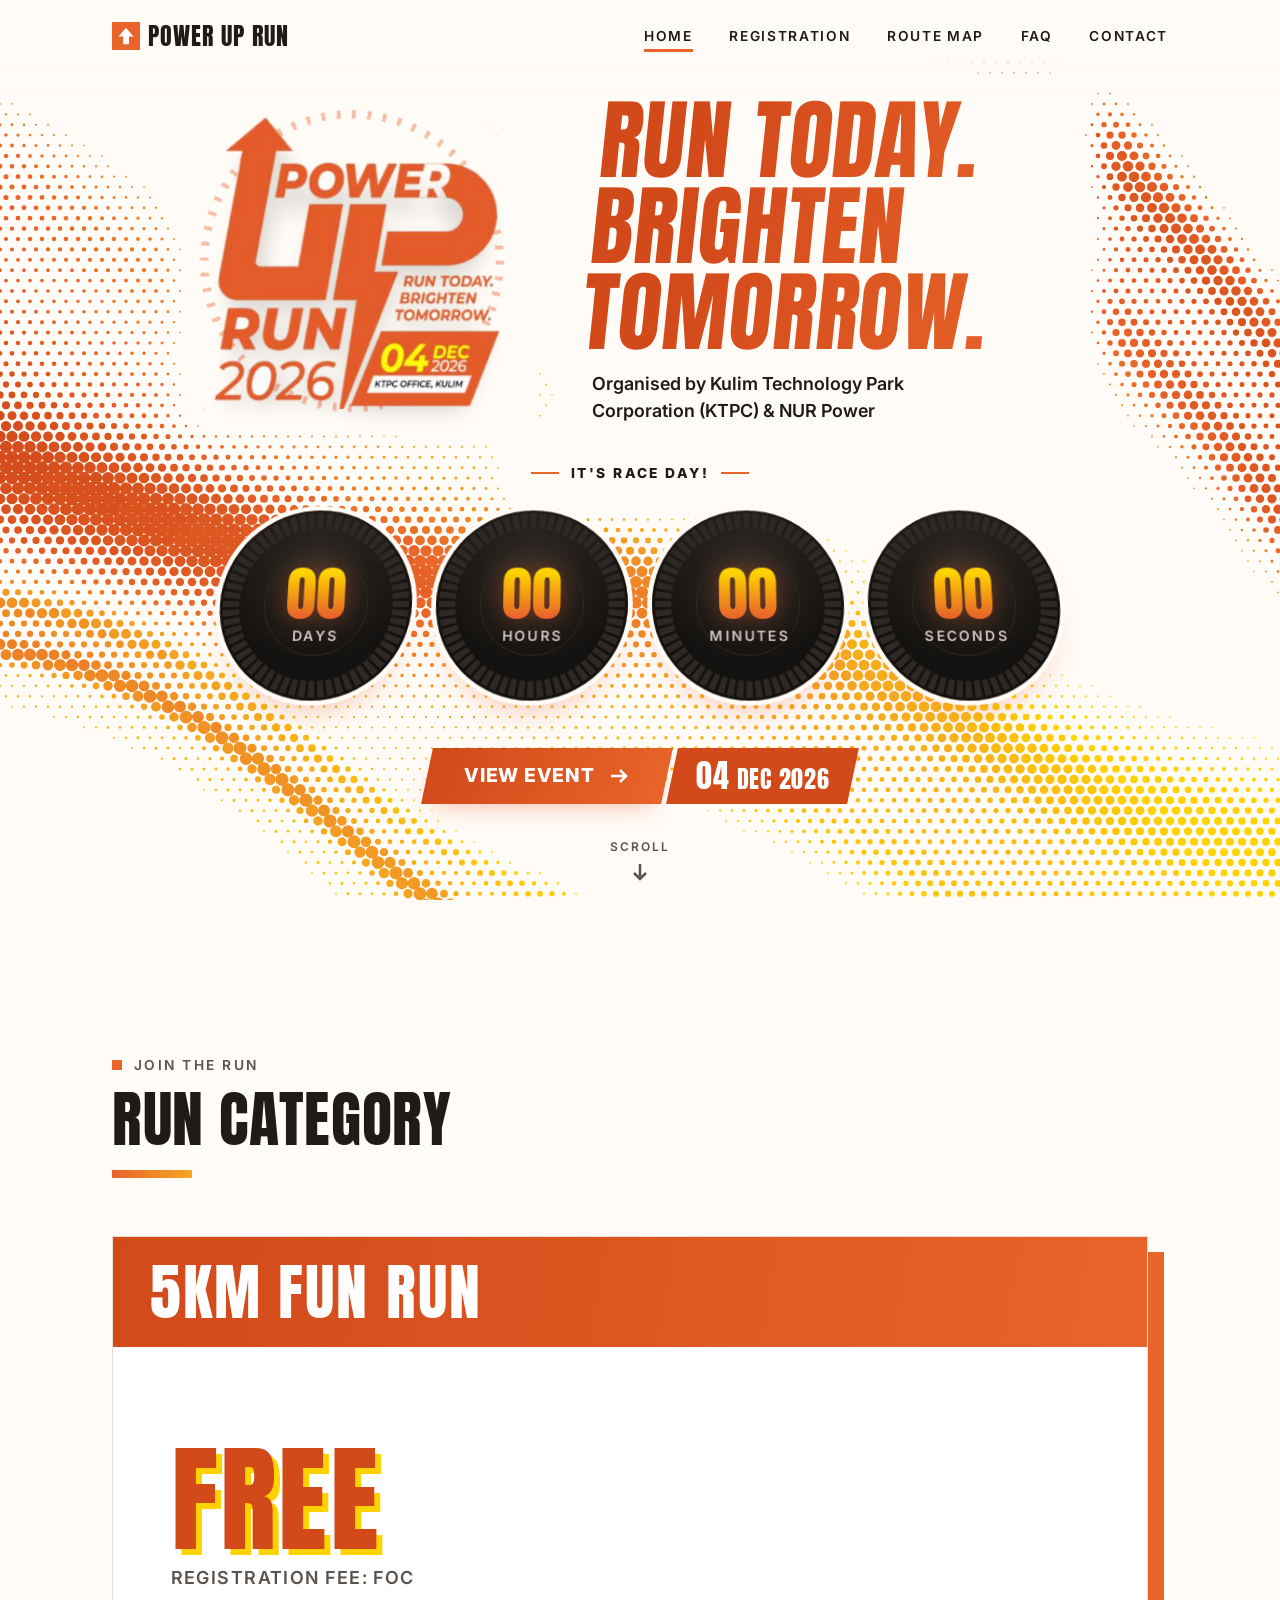
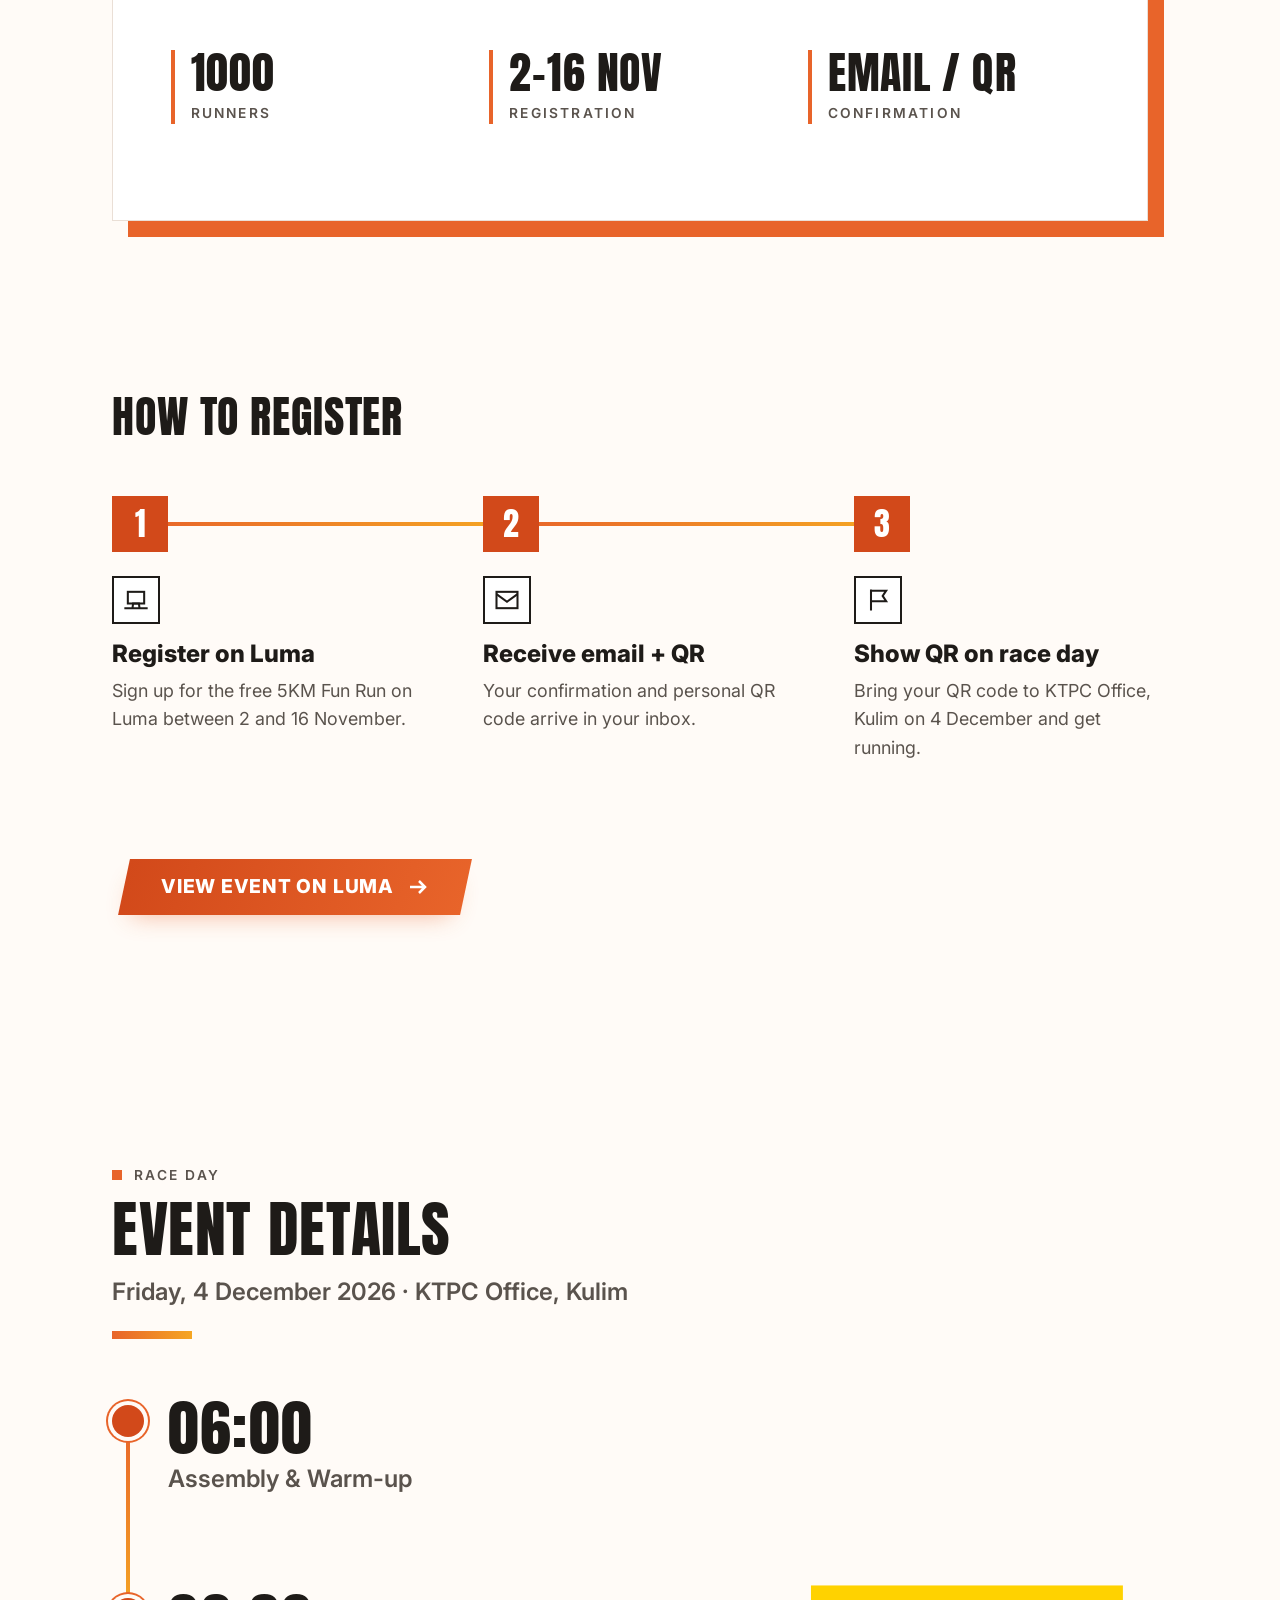
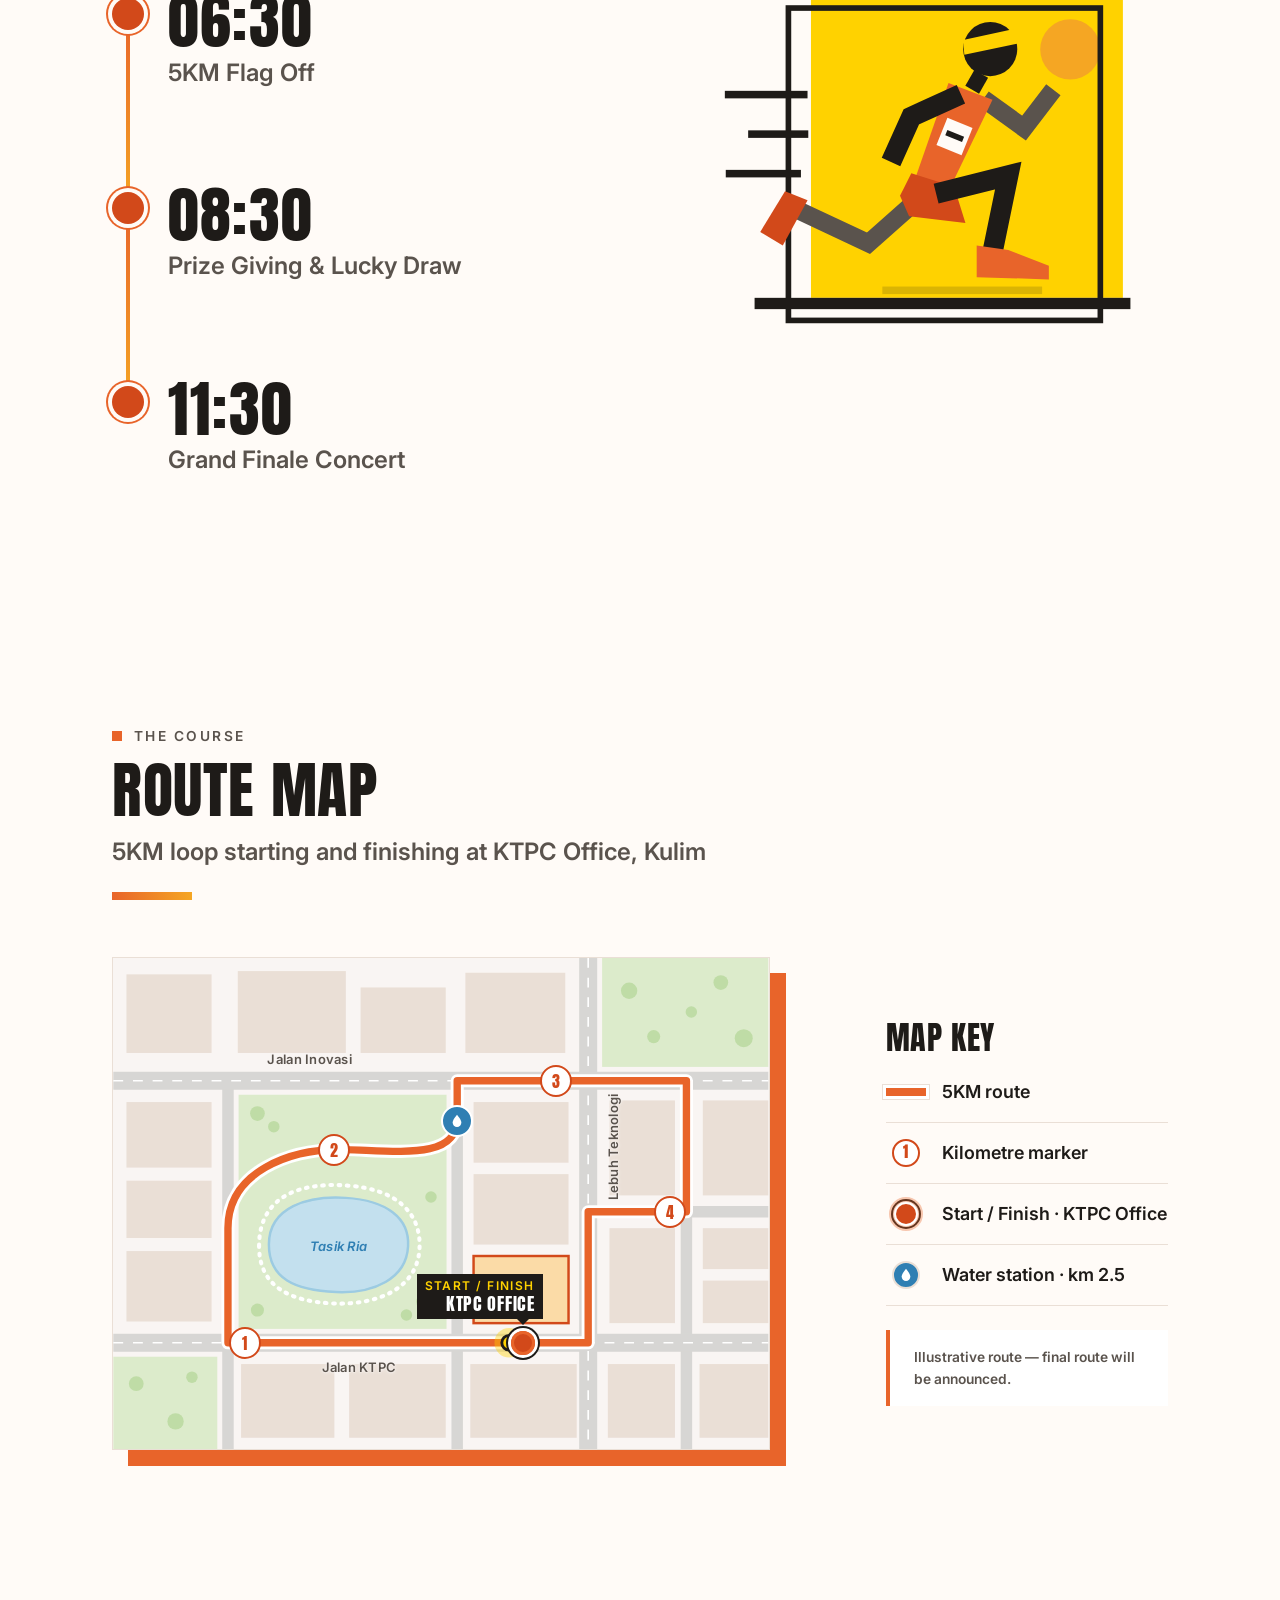
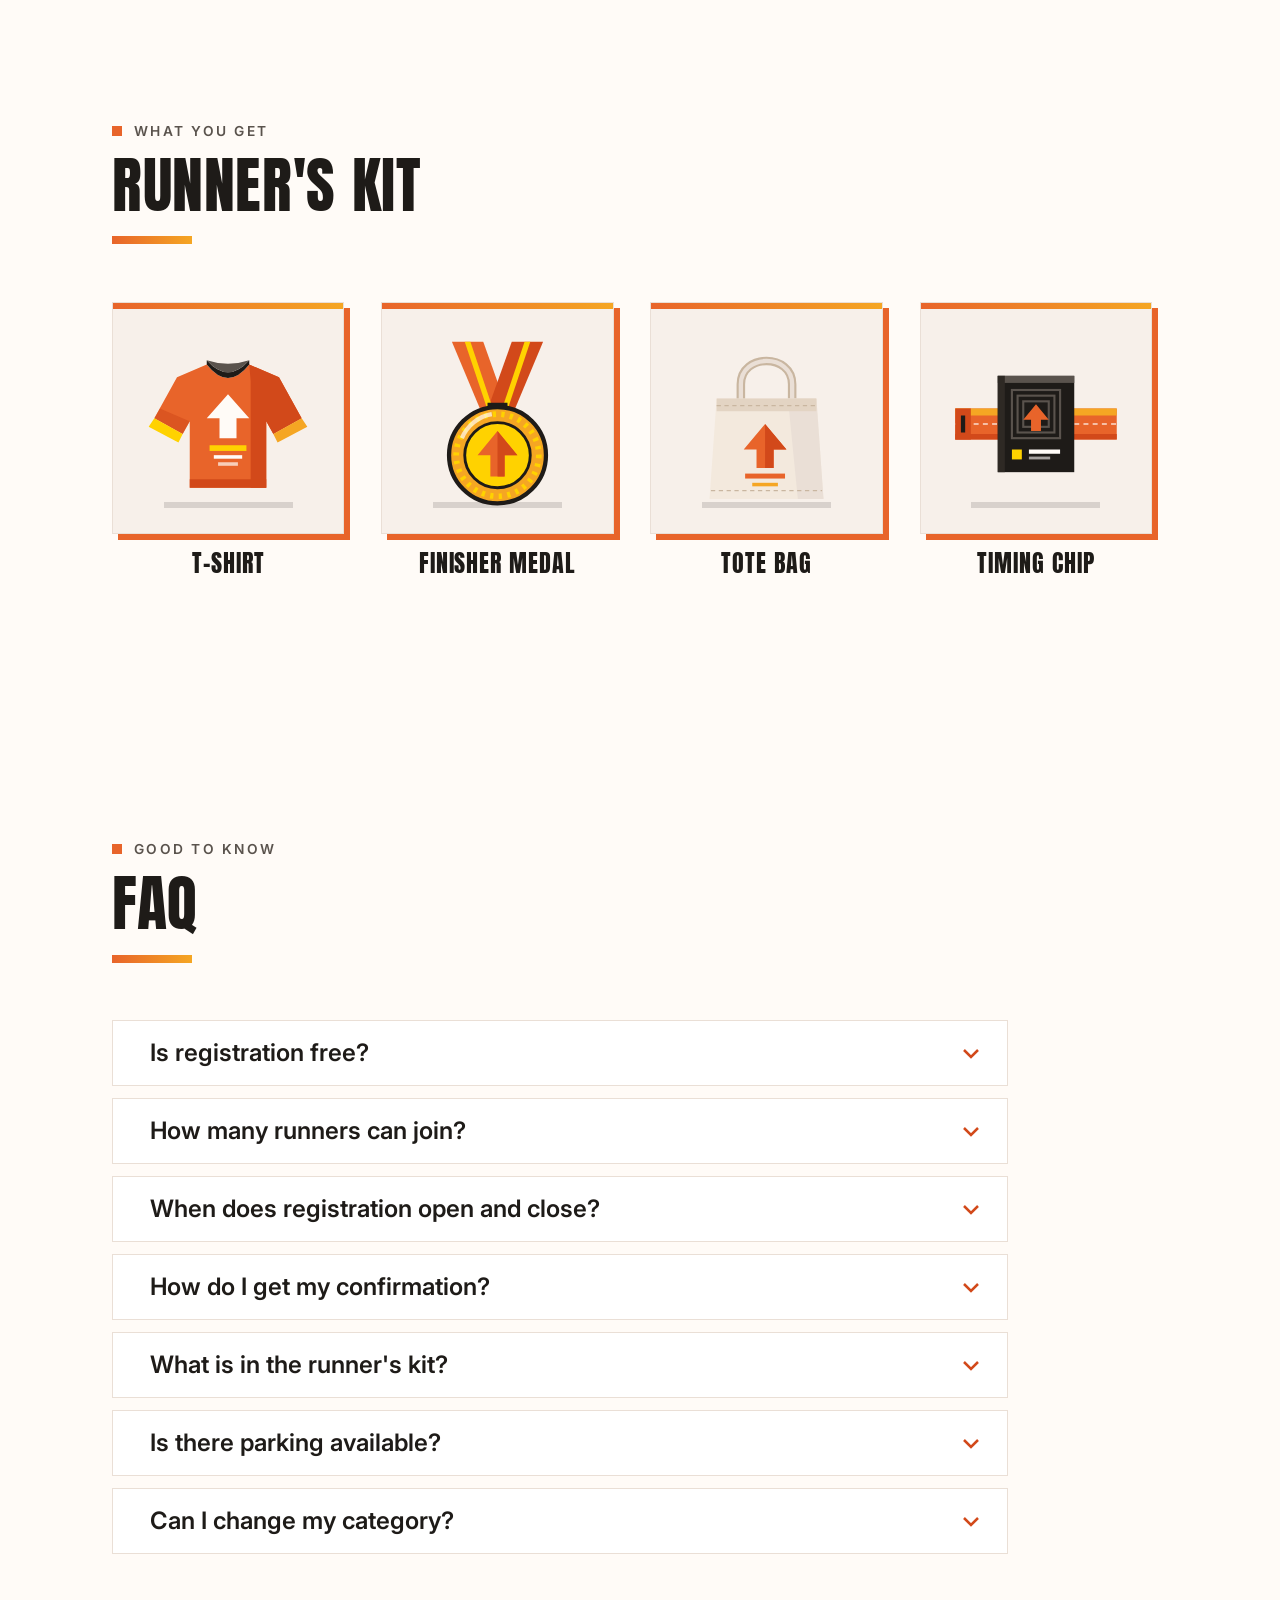
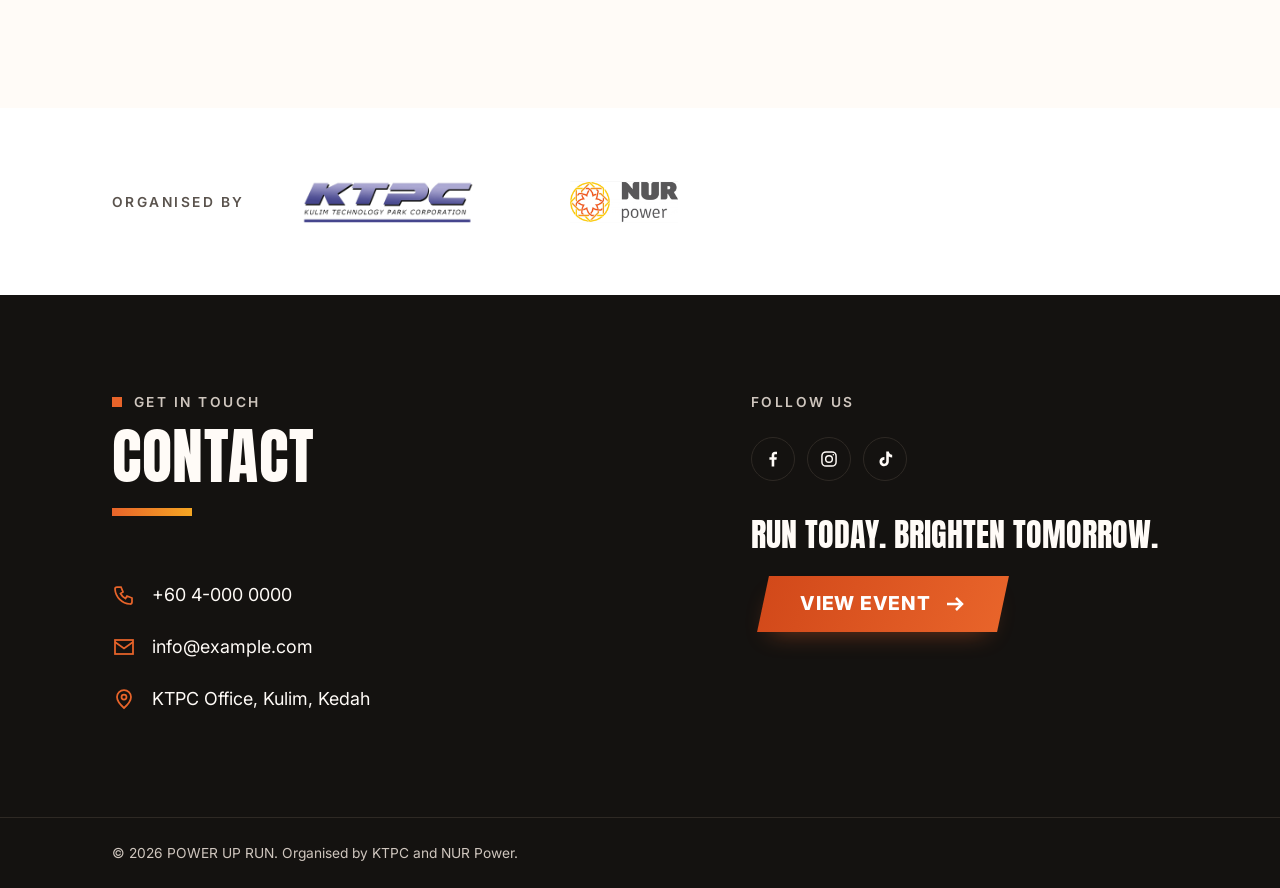
<file: index.html>
<!doctype html>
<html lang="en">
<head>
  <meta charset="utf-8">
  <meta name="viewport" content="width=device-width, initial-scale=1">
  <title>POWER UP RUN 2026 | 5KM Fun Run, Kulim</title>
  <meta name="description" content="POWER UP RUN 2026: a free 5KM Fun Run at KTPC Office, Kulim on 4 December 2026. Run Today. Brighten Tomorrow. Register on Luma.">
  <meta name="theme-color" content="#E8642A">
  <meta property="og:title" content="POWER UP RUN 2026">
  <meta property="og:description" content="Run Today. Brighten Tomorrow. Free 5KM Fun Run at KTPC Office, Kulim, 4 December 2026.">
  <meta property="og:type" content="website">
  <link rel="canonical" href="https://power-up-run-26.rdzny.xyz/">
  <meta property="og:url" content="https://power-up-run-26.rdzny.xyz/">
  <meta property="og:image" content="https://power-up-run-26.rdzny.xyz/assets/images/og_image.png">
  <meta property="og:image:width" content="1200">
  <meta property="og:image:height" content="630">
  <meta property="og:image:alt" content="POWER UP RUN 2026: Run today. Brighten tomorrow. 04 Dec 2026, KTPC Office, Kulim.">
  <meta name="twitter:card" content="summary_large_image">
  <meta name="twitter:title" content="POWER UP RUN 2026">
  <meta name="twitter:description" content="Run Today. Brighten Tomorrow. Free 5KM Fun Run at KTPC Office, Kulim, 4 December 2026.">
  <meta name="twitter:image" content="https://power-up-run-26.rdzny.xyz/assets/images/og_image.png">
  <link rel="icon" href="assets/images/favicon.svg" type="image/svg+xml">

  <link rel="preconnect" href="https://fonts.googleapis.com">
  <link rel="preconnect" href="https://fonts.gstatic.com" crossorigin>
  <link rel="stylesheet" href="https://fonts.googleapis.com/css2?family=Anton&family=Inter:wght@400;600;800&display=swap">
  <link rel="stylesheet" href="assets/stylesheets/application.css">

  <script>
    // Hide-until-revealed styles only apply under .js. If the module never boots (blocked,
    // failed to load) drop the class after 4s so content is never left hidden.
    document.documentElement.classList.add("js");
    setTimeout(function () {
      if (!document.documentElement.dataset.booted) document.documentElement.classList.remove("js");
    }, 4000);
  </script>
  <script type="module" src="assets/javascripts/application.js"></script>
  <!-- Fetch the boot module's imports and the hero controllers in parallel rather than as a chain. -->
  <link rel="modulepreload" href="assets/javascripts/config/event.js">
  <link rel="modulepreload" href="assets/javascripts/lib/event_phase.js">
  <link rel="modulepreload" href="assets/javascripts/lib/registration_links.js">
  <link rel="modulepreload" href="assets/javascripts/lib/countdown_dial.js">
  <link rel="modulepreload" href="assets/javascripts/controllers/nav_controller.js">
  <link rel="modulepreload" href="assets/javascripts/controllers/countdown_controller.js">
  <link rel="modulepreload" href="assets/javascripts/controllers/halftone_waves_controller.js">
  <link rel="modulepreload" href="assets/javascripts/controllers/tilt_controller.js">
</head>
<body>
  <a class="skip-link" href="#main">Skip to content</a>

  <header class="nav" data-controller="nav">
    <div class="nav__bar container">
      <a class="nav__brand" href="#home">
        <svg class="nav__brand-mark" viewBox="0 0 24 24" fill="currentColor" aria-hidden="true"><path d="M12 2 3 12.5h5.5V22h7v-9.5H21z"/></svg>
        <span>Power Up Run</span>
      </a>
      <button class="nav__toggle" type="button" data-nav-toggle aria-expanded="false" aria-controls="site-menu" aria-label="Open menu">
        <span class="nav__toggle-bar"></span>
        <span class="nav__toggle-bar"></span>
      </button>
      <nav class="nav__menu" id="site-menu" aria-label="Primary">
        <ul class="nav__list">
          <li class="nav__item"><a class="nav__link" href="#home">Home</a></li>
          <li class="nav__item"><a class="nav__link" href="#registration">Registration</a></li>
          <li class="nav__item"><a class="nav__link" href="#route-map">Route Map</a></li>
          <li class="nav__item"><a class="nav__link" href="#faq">FAQ</a></li>
          <li class="nav__item"><a class="nav__link" href="#contact">Contact</a></li>
        </ul>
      </nav>
    </div>
  </header>

  <main id="main">
    <!-- BEGIN section: hero -->
    <section class="hero" id="home" aria-labelledby="home-title" data-tilt-area>
      <div class="hero__waves" aria-hidden="true">
        <canvas class="hero__canvas" data-controller="halftone-waves"></canvas>
      </div>

      <div class="hero__inner container">
        <div class="hero__brand">
          <div class="hero__logo-reveal hero__load-in">
            <div class="hero__logo-stage" data-halftone-clear>
              <div class="hero__logo" data-controller="tilt">
                <span class="hero__logo-halo" data-tilt-depth="-70" aria-hidden="true"></span>
                <span class="hero__logo-shadow" data-tilt-depth="-30" aria-hidden="true"></span>
                <h1 class="hero__title" id="home-title" data-tilt-depth="30">
                  <img class="hero__logo-image" src="assets/images/logos/power_up_run_logo.png" alt="Power Up Run 2026 — 04 Dec 2026, KTPC Office, Kulim" width="276" height="274" fetchpriority="high">
                  <span class="visually-hidden">: a free 5KM Fun Run</span>
                </h1>
                <span class="hero__logo-glare" data-tilt-depth="31" aria-hidden="true"></span>
              </div>
            </div>
          </div>

          <div class="hero__copy hero__load-in" style="--load-delay: 120ms" data-halftone-clear>
            <p class="hero__tagline"><span>Run today.</span> <span>Brighten tomorrow.</span></p>
            <p class="hero__organisers">Organised by Kulim Technology Park Corporation (KTPC) &amp; NUR Power</p>
          </div>
        </div>

        <div class="hero__countdown hero__load-in" style="--load-delay: 240ms">
          <div class="countdown" data-controller="countdown">
            <p class="countdown__heading" data-countdown-heading data-halftone-clear>Registration opens in</p>
            <ol class="countdown__dials" aria-hidden="true">
          <li class="dial" data-countdown-unit="days">
            <svg class="dial__ring" viewBox="0 0 200 200" data-countdown-ring></svg>
            <span class="dial__value" data-countdown-value>--</span>
            <span class="dial__label">Days</span>
          </li>
          <li class="dial" data-countdown-unit="hours">
            <svg class="dial__ring" viewBox="0 0 200 200" data-countdown-ring></svg>
            <span class="dial__value" data-countdown-value>--</span>
            <span class="dial__label">Hours</span>
          </li>
          <li class="dial" data-countdown-unit="minutes">
            <svg class="dial__ring" viewBox="0 0 200 200" data-countdown-ring></svg>
            <span class="dial__value" data-countdown-value>--</span>
            <span class="dial__label">Minutes</span>
          </li>
          <li class="dial" data-countdown-unit="seconds">
            <svg class="dial__ring" viewBox="0 0 200 200" data-countdown-ring></svg>
            <span class="dial__value" data-countdown-value>--</span>
            <span class="dial__label">Seconds</span>
          </li>
            </ol>
            <!-- Without JS this line is shown instead of the dials; with JS it is the spoken summary. -->
            <p class="countdown__summary" data-countdown-summary>Registration runs 2&ndash;16 November 2026. Race day is 4 December 2026.</p>

            <div class="hero__cta">
              <a class="button button--primary hero__button" href="https://luma.com/" target="_blank" rel="noopener" data-registration-link>
                <span class="button__content">
                  <span class="button__label" data-registration-label="short">Register now</span>
                  <svg class="button__icon" viewBox="0 0 24 24" fill="none" stroke="currentColor" stroke-width="2.5" stroke-linejoin="miter" aria-hidden="true"><path d="M4 12h15M13 6l6 6-6 6"/></svg>
                  <span class="visually-hidden">(opens in a new tab)</span>
                </span>
              </a>
              <p class="hero__date">
                <time class="hero__date-content" datetime="2026-12-04"><span class="hero__date-day">04</span> <span class="hero__date-month">Dec 2026</span></time>
              </p>
            </div>
          </div>
        </div>
      </div>

      <a class="hero__scroll" href="#registration" data-halftone-clear>
        <span>Scroll<span class="visually-hidden"> to registration</span></span>
        <svg class="hero__scroll-icon" viewBox="0 0 24 24" fill="none" stroke="currentColor" stroke-width="2.5" stroke-linejoin="miter" aria-hidden="true"><path d="M12 4v15M6 13l6 6 6-6"/></svg>
      </a>
    </section>
    <!-- END section: hero -->

    <!-- BEGIN section: registration -->
    <section class="section" id="registration" aria-labelledby="registration-title">
      <div class="container">
        <div class="section-heading" data-controller="reveal">
          <p class="section-heading__eyebrow">Join the run</p>
          <h2 class="section-heading__title" id="registration-title">Run Category</h2>
        </div>

        <div class="category-card-wrap" data-controller="reveal">
          <article class="category-card" aria-labelledby="category-title">
            <header class="category-card__band">
              <h3 class="category-card__title" id="category-title">5KM Fun Run</h3>
            </header>
            <div class="category-card__body">
              <div class="category-card__fee">
                <p class="category-card__free">Free</p>
                <p class="category-card__fee-note">Registration fee: FOC</p>
              </div>
              <dl class="category-stats">
                <div class="category-stat">
                  <dt class="category-stat__label">Runners</dt>
                  <dd class="category-stat__value"><span data-controller="count-up" data-count-up-to="1000">1000</span></dd>
                </div>
                <div class="category-stat">
                  <dt class="category-stat__label">Registration</dt>
                  <dd class="category-stat__value">2&ndash;16 Nov</dd>
                </div>
                <div class="category-stat">
                  <dt class="category-stat__label">Confirmation</dt>
                  <dd class="category-stat__value">Email / QR</dd>
                </div>
              </dl>
            </div>
          </article>
        </div>

        <div class="how-to">
          <h3 class="how-to__title" data-controller="reveal">How to register</h3>
          <ol class="steps" data-controller="reveal" data-reveal-delay="100">
            <li class="step" style="--i: 0">
              <span class="step__number" aria-hidden="true">1</span>
              <div class="step__body">
                <span class="step__icon" aria-hidden="true">
                  <svg viewBox="0 0 24 24" fill="none" stroke="currentColor" stroke-width="1.75" stroke-linejoin="miter"><rect x="5" y="5" width="14" height="10"/><path d="M2 19h20M9 19l.5-4h5l.5 4"/></svg>
                </span>
                <h4 class="step__title">Register on Luma</h4>
                <p class="step__text">Sign up for the free 5KM Fun Run on Luma between 2 and 16 November.</p>
              </div>
            </li>
            <li class="step" style="--i: 1">
              <span class="step__number" aria-hidden="true">2</span>
              <div class="step__body">
                <span class="step__icon" aria-hidden="true">
                  <svg viewBox="0 0 24 24" fill="none" stroke="currentColor" stroke-width="1.75" stroke-linejoin="miter"><rect x="3" y="5" width="18" height="14"/><path d="m3 7 9 6.5L21 7"/></svg>
                </span>
                <h4 class="step__title">Receive email + QR</h4>
                <p class="step__text">Your confirmation and personal QR code arrive in your inbox.</p>
              </div>
            </li>
            <li class="step" style="--i: 2">
              <span class="step__number" aria-hidden="true">3</span>
              <div class="step__body">
                <span class="step__icon" aria-hidden="true">
                  <svg viewBox="0 0 24 24" fill="none" stroke="currentColor" stroke-width="1.75" stroke-linejoin="miter"><path d="M6 21V3M6 4h13l-3 4.5 3 4.5H6"/></svg>
                </span>
                <h4 class="step__title">Show QR on race day</h4>
                <p class="step__text">Bring your QR code to KTPC Office, Kulim on 4 December and get running.</p>
              </div>
            </li>
          </ol>
        </div>

        <div class="registration__cta" data-controller="reveal">
          <a class="button button--primary" href="https://luma.com/" target="_blank" rel="noopener" data-registration-link>
            <span class="button__content">
              <span class="button__label" data-registration-label="long">Register on Luma</span>
              <svg class="button__icon" viewBox="0 0 24 24" fill="none" stroke="currentColor" stroke-width="2.5" stroke-linejoin="miter" aria-hidden="true"><path d="M4 12h15M13 6l6 6-6 6"/></svg>
              <span class="visually-hidden">(opens in a new tab)</span>
            </span>
          </a>
        </div>
      </div>
    </section>
    <!-- END section: registration -->

    <!-- BEGIN section: event_details -->
    <section class="section" id="event-details" aria-labelledby="event-details-title">
      <div class="container">
        <div class="section-heading" data-controller="reveal">
          <p class="section-heading__eyebrow">Race day</p>
          <h2 class="section-heading__title" id="event-details-title">Event Details</h2>
          <p class="section-heading__subline"><time datetime="2026-12-04">Friday, 4 December 2026</time> &middot; <span class="nowrap">KTPC Office, Kulim</span></p>
        </div>

        <div class="event-details">
          <!-- Rendered statically: keep in sync with EVENT.schedule in assets/javascripts/config/event.js -->
          <ol class="timeline" data-controller="reveal">
            <li class="timeline__item" style="--i: 0">
              <span class="timeline__node" aria-hidden="true"></span>
              <time class="timeline__time" datetime="06:00">06:00</time>
              <p class="timeline__title">Assembly &amp; Warm-up</p>
            </li>
            <li class="timeline__item" style="--i: 1">
              <span class="timeline__node" aria-hidden="true"></span>
              <time class="timeline__time" datetime="06:30">06:30</time>
              <p class="timeline__title">5KM Flag Off</p>
            </li>
            <li class="timeline__item" style="--i: 2">
              <span class="timeline__node" aria-hidden="true"></span>
              <time class="timeline__time" datetime="08:30">08:30</time>
              <p class="timeline__title">Prize Giving &amp; Lucky Draw</p>
            </li>
            <li class="timeline__item" style="--i: 3">
              <span class="timeline__node" aria-hidden="true"></span>
              <time class="timeline__time" datetime="11:30">11:30</time>
              <p class="timeline__title">Grand Finale Concert</p>
            </li>
          </ol>

          <div class="event-details__art" data-controller="reveal" data-reveal-delay="150">
            <img class="event-details__runner" src="assets/images/illustrations/runner.svg" alt="Illustration of a runner in an orange shirt mid-stride" width="480" height="440" loading="lazy">
          </div>
        </div>
      </div>
    </section>
    <!-- END section: event_details -->

    <!-- BEGIN section: route_map -->
    <section class="section" id="route-map" aria-labelledby="route-map-title">
      <div class="container">
        <div class="section-heading" data-controller="reveal">
          <p class="section-heading__eyebrow">The course</p>
          <h2 class="section-heading__title" id="route-map-title">Route Map</h2>
          <p class="section-heading__subline">5KM loop starting and finishing at <span class="nowrap">KTPC Office, Kulim</span></p>
        </div>

        <figure class="route-map">
          <!-- The plane tilts back in 3D and flattens as it scrolls into view while the route draws
               itself (route_map_controller). Without JS or with reduced motion it is flat and drawn.
               Marker positions are shares of the 800x600 viewBox; km markers sit at 1/5..4/5 of the
               route path's length, the water station at 2.5/5. -->
          <div class="route-map__stage" data-controller="route-map">
            <div class="route-map__plane" data-route-map-plane aria-hidden="true">
              <svg class="route-map__svg" viewBox="0 0 800 600" focusable="false">
                <rect class="map-ground" width="800" height="600"/>

                <g class="map-park">
                  <rect x="153" y="167" width="254" height="286"/>
                  <rect x="597" y="0" width="203" height="133"/>
                  <rect x="0" y="487" width="127" height="113"/>
                </g>
                <g class="map-tree">
                  <circle cx="176" cy="190" r="9"/><circle cx="196" cy="206" r="7"/><circle cx="380" cy="420" r="10"/>
                  <circle cx="358" cy="436" r="7"/><circle cx="176" cy="430" r="8"/><circle cx="388" cy="292" r="7"/>
                  <circle cx="630" cy="40" r="10"/><circle cx="660" cy="96" r="8"/><circle cx="742" cy="30" r="9"/>
                  <circle cx="770" cy="98" r="11"/><circle cx="706" cy="66" r="7"/>
                  <circle cx="28" cy="520" r="9"/><circle cx="76" cy="566" r="10"/><circle cx="96" cy="512" r="7"/>
                </g>
                <path class="map-lake" d="M190 350C190 304 238 290 284 293 334 296 362 318 360 352 358 392 318 410 272 408 222 406 190 392 190 350Z"/>
                <path class="map-footpath" d="M178 352C178 286 236 274 286 278 344 282 376 310 374 354 372 404 322 424 270 422 214 420 178 400 178 352Z"/>

                <g class="map-block">
                  <rect x="16" y="20" width="104" height="96"/><rect x="152" y="16" width="132" height="100"/>
                  <rect x="302" y="36" width="104" height="80"/><rect x="430" y="18" width="122" height="98"/>
                  <rect x="16" y="176" width="104" height="80"/><rect x="16" y="272" width="104" height="70"/>
                  <rect x="16" y="358" width="104" height="86"/>
                  <rect x="440" y="176" width="116" height="74"/><rect x="440" y="264" width="116" height="86"/>
                  <rect x="606" y="174" width="80" height="116"/><rect x="720" y="174" width="80" height="116"/>
                  <rect x="606" y="330" width="80" height="116"/><rect x="720" y="330" width="80" height="50"/>
                  <rect x="720" y="394" width="80" height="52"/>
                  <rect x="156" y="496" width="114" height="90"/><rect x="288" y="496" width="118" height="90"/>
                  <rect x="436" y="496" width="130" height="90"/><rect x="604" y="496" width="82" height="90"/>
                  <rect x="716" y="496" width="84" height="90"/>
                </g>
                <rect class="map-block map-block--ktpc" x="440" y="364" width="116" height="82"/>

                <g class="map-road map-road--minor">
                  <path d="M140 150V600M420 150V600M700 150V600M580 310H800"/>
                </g>
                <g class="map-road">
                  <path d="M0 470H800M580 0V600M0 150H800"/>
                </g>
                <path class="map-road-dash" d="M0 470H800M580 0V600M0 150H800"/>
                <path class="map-park-path" d="M140 330C140 262 214 232 284 234 352 236 420 246 420 196"/>

                <path class="route-ghost" d="M500 470H140V330C140 262 214 232 284 234 352 236 420 246 420 196V150H700V310H580V470Z"/>
                <path class="route-casing" data-route-map-draw d="M500 470H140V330C140 262 214 232 284 234 352 236 420 246 420 196V150H700V310H580V470Z"/>
                <path class="route-line" data-route-map-draw data-route-map-track d="M500 470H140V330C140 262 214 232 284 234 352 236 420 246 420 196V150H700V310H580V470Z"/>

                <g class="route-runner" data-route-map-runner transform="translate(500 470)">
                  <circle class="route-runner__halo" r="18"/>
                  <circle class="route-runner__dot" r="9"/>
                </g>
              </svg>

              <span class="map-label" style="--x: 37.5%; --y: 83.5%">Jalan KTPC</span>
              <span class="map-label" style="--x: 30%; --y: 20.8%">Jalan Inovasi</span>
              <span class="map-label map-label--vertical map-label--minor" style="--x: 76.4%; --y: 38.5%">Lebuh Teknologi</span>
              <span class="map-label map-label--water map-label--minor" style="--x: 34.4%; --y: 58.7%">Tasik Ria</span>

              <span class="route-marker" data-route-map-at="0.2" style="--x: 20.07%; --y: 78.33%">1</span>
              <span class="route-marker" data-route-map-at="0.4" style="--x: 33.66%; --y: 39.01%">2</span>
              <span class="route-water" data-route-map-at="0.5" style="--x: 52.49%; --y: 33.09%">
                <svg viewBox="0 0 24 24" fill="currentColor"><path d="M12 2.5c3.6 4.6 6.5 8.4 6.5 11.9a6.5 6.5 0 0 1-13 0C5.5 10.9 8.4 7.1 12 2.5Z"/></svg>
              </span>
              <span class="route-marker" data-route-map-at="0.6" style="--x: 67.64%; --y: 25%">3</span>
              <span class="route-marker" data-route-map-at="0.8" style="--x: 84.93%; --y: 51.67%">4</span>

              <span class="route-start" style="--x: 62.5%; --y: 78.33%">
                <span class="route-start__label">
                  <span class="route-start__kicker">Start / Finish</span>
                  <span class="route-start__place">KTPC Office</span>
                </span>
              </span>
            </div>
            <p class="visually-hidden">Map of the 5KM loop. It starts at KTPC Office on Jalan KTPC and heads west, turns north through the park beside Tasik Ria, runs east along Jalan Inovasi past the water station at km 2.5, then turns south down Lebuh Teknologi to finish at KTPC Office.</p>
          </div>

          <figcaption class="route-map__key" data-controller="reveal">
            <h3 class="route-map__key-title">Map key</h3>
            <ul class="route-legend">
              <li class="route-legend__item">
                <span class="route-legend__symbol" aria-hidden="true"><span class="route-legend__line"></span></span>
                5KM route
              </li>
              <li class="route-legend__item">
                <span class="route-legend__symbol" aria-hidden="true"><span class="route-marker route-marker--static">1</span></span>
                Kilometre marker
              </li>
              <li class="route-legend__item">
                <span class="route-legend__symbol" aria-hidden="true"><span class="route-start route-start--static"></span></span>
                <span>Start / Finish &middot; <span class="nowrap">KTPC Office</span></span>
              </li>
              <li class="route-legend__item">
                <span class="route-legend__symbol" aria-hidden="true">
                  <span class="route-water route-water--static">
                    <svg viewBox="0 0 24 24" fill="currentColor"><path d="M12 2.5c3.6 4.6 6.5 8.4 6.5 11.9a6.5 6.5 0 0 1-13 0C5.5 10.9 8.4 7.1 12 2.5Z"/></svg>
                  </span>
                </span>
                Water station &middot; km 2.5
              </li>
            </ul>
            <p class="route-map__note">Illustrative route &mdash; final route will be announced.</p>
          </figcaption>
        </figure>
      </div>
    </section>
    <!-- END section: route_map -->

    <!-- BEGIN section: runner_kit -->
    <section class="section" id="runner-kit" aria-labelledby="runner-kit-title">
      <div class="container">
        <div class="section-heading" data-controller="reveal">
          <p class="section-heading__eyebrow">What you get</p>
          <h2 class="section-heading__title" id="runner-kit-title">Runner's Kit</h2>
        </div>
        <ul class="kit">
          <li class="kit__item" data-controller="reveal" data-reveal-delay="0">
            <figure class="kit-figure">
              <div class="kit-tile" data-controller="kit" tabindex="0">
                <div class="kit-tile__stage">
                  <div class="kit-tile__object">
                    <img class="kit-tile__image" src="assets/images/kit/t_shirt.svg" alt="Orange POWER UP RUN event T-shirt with an arrow mark on the chest" width="240" height="240" loading="lazy" draggable="false">
                  </div>
                  <span class="kit-tile__floor" aria-hidden="true"></span>
                </div>
              </div>
              <figcaption class="kit-figure__caption">T-Shirt</figcaption>
            </figure>
          </li>
          <li class="kit__item" data-controller="reveal" data-reveal-delay="90">
            <figure class="kit-figure">
              <div class="kit-tile kit-tile--medal" data-controller="kit" tabindex="0">
                <div class="kit-tile__stage">
                  <div class="kit-tile__object">
                    <img class="kit-tile__image" src="assets/images/kit/finisher_medal.svg" alt="Finisher medal on an orange and yellow ribbon with an arrow mark" width="240" height="240" loading="lazy" draggable="false">
                  </div>
                  <span class="kit-tile__floor" aria-hidden="true"></span>
                </div>
              </div>
              <figcaption class="kit-figure__caption">Finisher Medal</figcaption>
            </figure>
          </li>
          <li class="kit__item" data-controller="reveal" data-reveal-delay="180">
            <figure class="kit-figure">
              <div class="kit-tile" data-controller="kit" tabindex="0">
                <div class="kit-tile__stage">
                  <div class="kit-tile__object">
                    <img class="kit-tile__image" src="assets/images/kit/tote_bag.svg" alt="Natural canvas tote bag with an orange arrow print" width="240" height="240" loading="lazy" draggable="false">
                  </div>
                  <span class="kit-tile__floor" aria-hidden="true"></span>
                </div>
              </div>
              <figcaption class="kit-figure__caption">Tote Bag</figcaption>
            </figure>
          </li>
          <li class="kit__item" data-controller="reveal" data-reveal-delay="270">
            <figure class="kit-figure">
              <div class="kit-tile" data-controller="kit" tabindex="0">
                <div class="kit-tile__stage">
                  <div class="kit-tile__object">
                    <img class="kit-tile__image" src="assets/images/kit/timing_chip.svg" alt="Dark timing chip on an orange ankle strap" width="240" height="240" loading="lazy" draggable="false">
                  </div>
                  <span class="kit-tile__floor" aria-hidden="true"></span>
                </div>
              </div>
              <figcaption class="kit-figure__caption">Timing Chip</figcaption>
            </figure>
          </li>
        </ul>
      </div>
    </section>
    <!-- END section: runner_kit -->

    <!-- BEGIN section: faq -->
    <section class="section" id="faq" aria-labelledby="faq-title">
      <div class="container">
        <div class="section-heading" data-controller="reveal">
          <p class="section-heading__eyebrow">Good to know</p>
          <h2 class="section-heading__title" id="faq-title">FAQ</h2>
        </div>
        <div class="faq" data-controller="faq reveal">
          <details class="faq-item" name="faq">
            <summary class="faq-item__summary"><span class="faq-item__question">Is registration free?</span><svg class="faq-item__chevron" viewBox="0 0 24 24" fill="none" stroke="currentColor" stroke-width="2.5" stroke-linejoin="miter" aria-hidden="true"><path d="m5 9 7 7 7-7"/></svg></summary>
            <div class="faq-item__answer"><p>Yes. The 5KM Fun Run is free of charge (FOC). You register on Luma.</p></div>
          </details>
          <details class="faq-item" name="faq">
            <summary class="faq-item__summary"><span class="faq-item__question">How many runners can join?</span><svg class="faq-item__chevron" viewBox="0 0 24 24" fill="none" stroke="currentColor" stroke-width="2.5" stroke-linejoin="miter" aria-hidden="true"><path d="m5 9 7 7 7-7"/></svg></summary>
            <div class="faq-item__answer"><p>Up to 1,000 participants can take part in the 5KM Fun Run.</p></div>
          </details>
          <details class="faq-item" name="faq">
            <summary class="faq-item__summary"><span class="faq-item__question">When does registration open and close?</span><svg class="faq-item__chevron" viewBox="0 0 24 24" fill="none" stroke="currentColor" stroke-width="2.5" stroke-linejoin="miter" aria-hidden="true"><path d="m5 9 7 7 7-7"/></svg></summary>
            <div class="faq-item__answer"><p>Registration opens on 2 November 2026 and closes on 16 November 2026.</p></div>
          </details>
          <details class="faq-item" name="faq">
            <summary class="faq-item__summary"><span class="faq-item__question">How do I get my confirmation?</span><svg class="faq-item__chevron" viewBox="0 0 24 24" fill="none" stroke="currentColor" stroke-width="2.5" stroke-linejoin="miter" aria-hidden="true"><path d="m5 9 7 7 7-7"/></svg></summary>
            <div class="faq-item__answer"><p>After you register on Luma you receive an email confirmation with a QR code. Show the QR code on race day.</p></div>
          </details>
          <details class="faq-item" name="faq">
            <summary class="faq-item__summary"><span class="faq-item__question">What is in the runner's kit?</span><svg class="faq-item__chevron" viewBox="0 0 24 24" fill="none" stroke="currentColor" stroke-width="2.5" stroke-linejoin="miter" aria-hidden="true"><path d="m5 9 7 7 7-7"/></svg></summary>
            <div class="faq-item__answer"><p>The runner's kit includes an event T-shirt, a finisher medal, a tote bag and a timing chip.</p></div>
          </details>
          <details class="faq-item" name="faq">
            <summary class="faq-item__summary"><span class="faq-item__question">Is there parking available?</span><svg class="faq-item__chevron" viewBox="0 0 24 24" fill="none" stroke="currentColor" stroke-width="2.5" stroke-linejoin="miter" aria-hidden="true"><path d="m5 9 7 7 7-7"/></svg></summary>
            <div class="faq-item__answer"><p>Parking details will be shared by email before race day.</p></div>
          </details>
          <details class="faq-item" name="faq">
            <summary class="faq-item__summary"><span class="faq-item__question">Can I change my category?</span><svg class="faq-item__chevron" viewBox="0 0 24 24" fill="none" stroke="currentColor" stroke-width="2.5" stroke-linejoin="miter" aria-hidden="true"><path d="m5 9 7 7 7-7"/></svg></summary>
            <div class="faq-item__answer"><p>There is only one category, the 5KM Fun Run, so there is nothing to change.</p></div>
          </details>
        </div>
      </div>
    </section>
    <!-- END section: faq -->
  </main>

  <footer class="footer" id="contact" aria-labelledby="contact-title">
    <div class="footer__organisers">
      <div class="footer__organisers-inner container">
        <p class="footer__label">Organised by</p>
        <div class="footer__logos">
          <img class="footer__logo footer__logo--ktpc" src="assets/images/logos/ktpc_logo.png" alt="Kulim Technology Park Corporation (KTPC)" width="780" height="200" loading="lazy">
          <img class="footer__logo footer__logo--nur" src="assets/images/logos/nur_power_logo.png" alt="NUR Power" width="360" height="240" loading="lazy">
        </div>
      </div>
    </div>

    <div class="footer__main container">
      <div data-controller="reveal">
        <div class="section-heading section-heading--light">
          <p class="section-heading__eyebrow">Get in touch</p>
          <h2 class="section-heading__title" id="contact-title">Contact</h2>
        </div>
        <address class="footer__contact-list">
          <p class="footer__contact-item">
            <svg class="footer__contact-icon" viewBox="0 0 24 24" fill="none" stroke="currentColor" stroke-width="1.75" stroke-linejoin="miter" aria-hidden="true"><path d="M5 4h4l2 5-2.5 1.5a11 11 0 0 0 5 5L15 13l5 2v4a2 2 0 0 1-2 2A16 16 0 0 1 3 6a2 2 0 0 1 2-2z"/></svg>
            <span><span class="visually-hidden">Phone: </span><a class="footer__link" href="tel:+6040000000">+60 4-000 0000</a></span>
          </p>
          <p class="footer__contact-item">
            <svg class="footer__contact-icon" viewBox="0 0 24 24" fill="none" stroke="currentColor" stroke-width="1.75" stroke-linejoin="miter" aria-hidden="true"><rect x="3" y="5" width="18" height="14"/><path d="m3 7 9 6.5L21 7"/></svg>
            <span><span class="visually-hidden">Email: </span><a class="footer__link" href="mailto:info@example.com">info@example.com</a></span>
          </p>
          <p class="footer__contact-item">
            <svg class="footer__contact-icon" viewBox="0 0 24 24" fill="none" stroke="currentColor" stroke-width="1.75" stroke-linejoin="miter" aria-hidden="true"><path d="M12 21s-7-6.2-7-11a7 7 0 0 1 14 0c0 4.8-7 11-7 11z"/><circle cx="12" cy="10" r="2.5"/></svg>
            <span><span class="visually-hidden">Address: </span>KTPC Office, Kulim, Kedah</span>
          </p>
        </address>
      </div>

      <div class="footer__follow" data-controller="reveal" data-reveal-delay="150">
        <p class="footer__follow-label">Follow us</p>
        <ul class="footer__social">
          <li>
            <a class="footer__social-link" href="https://www.facebook.com/" target="_blank" rel="noopener" aria-label="Facebook (opens in a new tab)" data-social-link>
              <svg viewBox="0 0 24 24" fill="currentColor" aria-hidden="true"><path d="M13.5 21v-8h2.7l.4-3.2h-3.1V7.8c0-.9.3-1.5 1.6-1.5h1.7V3.4c-.3 0-1.3-.1-2.4-.1-2.4 0-4 1.5-4 4.1v2.4H7.7V13h2.7v8h3.1z"/></svg>
            </a>
          </li>
          <li>
            <a class="footer__social-link" href="https://www.instagram.com/" target="_blank" rel="noopener" aria-label="Instagram (opens in a new tab)" data-social-link>
              <svg viewBox="0 0 24 24" fill="none" stroke="currentColor" stroke-width="1.75" aria-hidden="true"><rect x="3.5" y="3.5" width="17" height="17" rx="5"/><circle cx="12" cy="12" r="4"/><circle cx="17.2" cy="6.8" r="0.9" fill="currentColor" stroke="none"/></svg>
            </a>
          </li>
          <li>
            <a class="footer__social-link" href="https://www.tiktok.com/" target="_blank" rel="noopener" aria-label="TikTok (opens in a new tab)" data-social-link>
              <svg viewBox="0 0 24 24" fill="currentColor" aria-hidden="true"><path d="M16.6 3c.3 2.3 1.7 3.8 4 4v3.1c-1.4 0-2.8-.4-4-1.2v6.2c0 3.2-2.5 5.6-5.6 5.6S5.4 18.3 5.4 15.2s2.6-5.7 5.9-5.6v3.2c-1.4-.1-2.6.9-2.6 2.4 0 1.3 1 2.4 2.4 2.4 1.3 0 2.4-1 2.4-2.5V3h3.1z"/></svg>
            </a>
          </li>
        </ul>

        <div class="footer__cta">
          <p class="footer__cta-text">Run today. Brighten tomorrow.</p>
          <a class="button button--primary" href="https://luma.com/" target="_blank" rel="noopener" data-registration-link>
            <span class="button__content">
              <span class="button__label" data-registration-label="short">Register now</span>
              <svg class="button__icon" viewBox="0 0 24 24" fill="none" stroke="currentColor" stroke-width="2.5" stroke-linejoin="miter" aria-hidden="true"><path d="M4 12h15M13 6l6 6-6 6"/></svg>
              <span class="visually-hidden">(opens in a new tab)</span>
            </span>
          </a>
        </div>
      </div>
    </div>

    <div class="footer__legal">
      <p class="container">&copy; 2026 POWER UP RUN. Organised by KTPC and NUR Power.</p>
    </div>
  </footer>
</body>
</html>
</file>
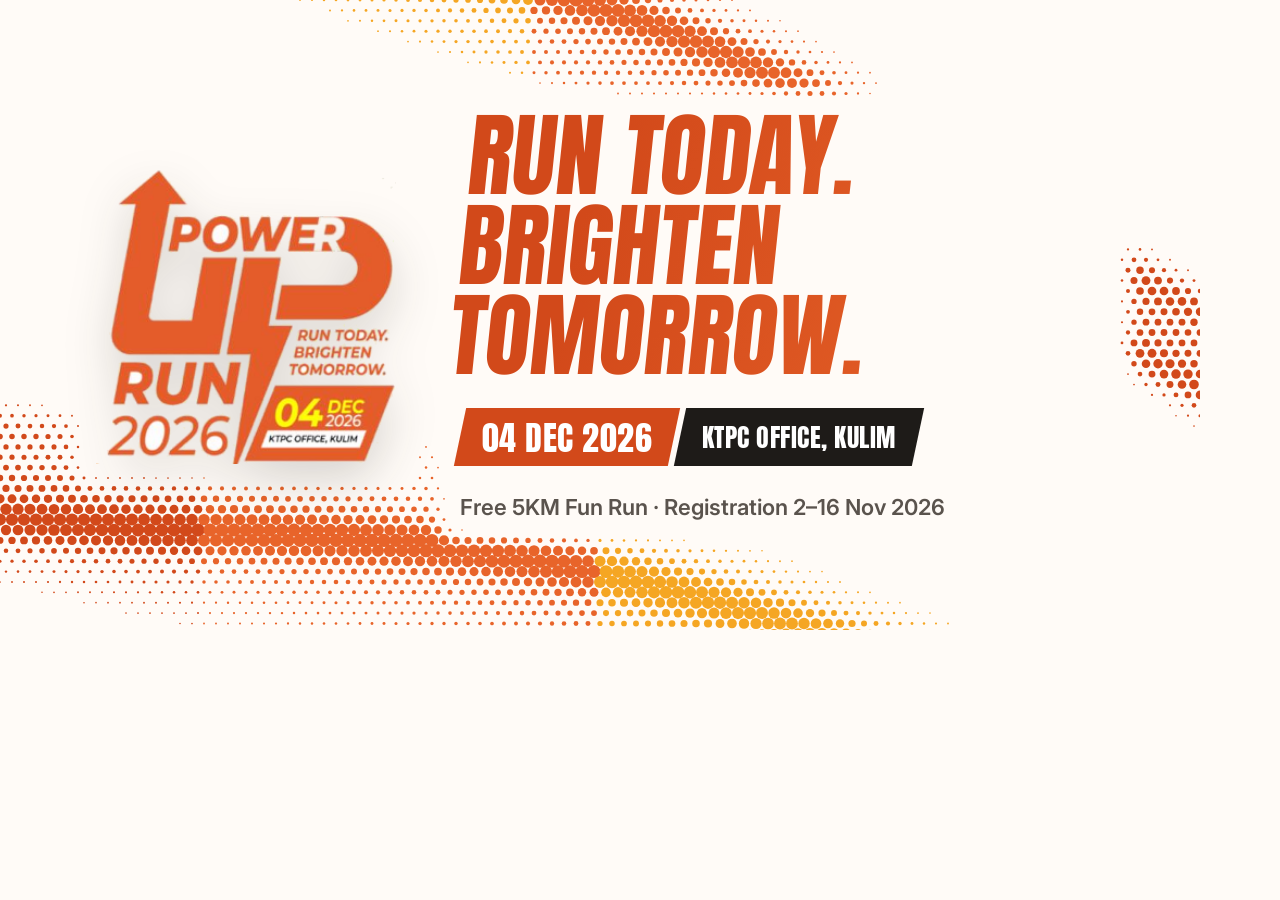
<file: bin/og_image.html>
<!doctype html>
<html lang="en">
<head>
  <meta charset="utf-8">
  <title>POWER UP RUN 2026 share card</title>
  <!-- Source for assets/images/og_image.png (1200x630). Render with bin/og_image. -->
  <link rel="stylesheet" href="https://fonts.googleapis.com/css2?family=Anton&family=Inter:wght@400;600;800&display=swap">
  <link rel="stylesheet" href="../assets/stylesheets/tokens.css">
  <style>
    * { box-sizing: border-box; margin: 0; }
    html, body { width: 1200px; height: 630px; overflow: hidden; }
    body {
      position: relative;
      background: var(--color-paper);
      color: var(--color-ink);
      font-family: var(--font-body);
    }
    .dots { position: absolute; inset: 0; }
    .card {
      position: absolute;
      inset: 0;
      display: grid;
      grid-template-columns: 300px 1fr;
      align-items: center;
      gap: 64px;
      padding: 0 96px;
    }
    .logo { width: 300px; filter: drop-shadow(0 18px 24px rgb(30 27 24 / 0.18)); }
    .copy { display: grid; gap: 28px; justify-items: start; }
    .tagline {
      font-family: var(--font-display);
      font-size: 92px;
      line-height: 0.98;
      text-transform: uppercase;
      transform: skewX(-6deg);
      background: linear-gradient(100deg, var(--color-orange-deep) 20%, var(--color-orange));
      -webkit-background-clip: text;
      background-clip: text;
      color: transparent;
    }
    .tagline span { display: block; }
    .meta {
      display: flex;
      align-items: stretch;
      gap: 6px;
      font-family: var(--font-display);
      text-transform: uppercase;
      letter-spacing: 0.03em;
      color: var(--color-white);
    }
    .meta > span {
      display: flex;
      align-items: center;
      padding: 0 22px;
      height: 58px;
      background: var(--color-orange-deep);
      transform: skewX(-12deg);
    }
    .meta > span > span { transform: skewX(12deg); }
    .meta .date { font-size: 34px; }
    .meta .place { font-size: 26px; background: var(--color-ink); }
    .sub { font-size: 22px; font-weight: 600; color: var(--color-ink-soft); }
  </style>
</head>
<body>
  <svg class="dots" viewBox="0 0 1200 630" aria-hidden="true"></svg>
  <div class="card">
    <img class="logo" src="../assets/images/logos/power_up_run_logo.png" alt="" width="300" height="298">
    <div class="copy">
      <p class="tagline"><span>Run today.</span><span>Brighten tomorrow.</span></p>
      <p class="meta"><span class="date"><span>04 Dec 2026</span></span><span class="place"><span>KTPC Office, Kulim</span></span></p>
      <p class="sub">Free 5KM Fun Run &middot; Registration 2&ndash;16 Nov 2026</p>
    </div>
  </div>
  <script>
    // Halftone ribbons: a hex grid of dots sized by distance from two sine-warped centre lines,
    // tinted orange-deep -> yellow along each ribbon (the hero canvas, frozen). Dots fade out
    // around the logo and copy so the text stays clean. bin/og_image waits for window.drawn.
    addEventListener("load", () => document.fonts.ready.then(draw))
    function draw() {
    const feather = 36
    const zones = [...document.querySelectorAll(".logo, .tagline span, .meta, .sub")].map((el) => el.getBoundingClientRect())
    const clearance = (x, y) => Math.min(1, ...zones.map((z) => {
      const dx = Math.max(z.left - x, 0, x - z.right)
      const dy = Math.max(z.top - y, 0, y - z.bottom)
      const t = Math.min(1, Math.hypot(dx, dy) / feather)
      return t * t * (3 - 2 * t)
    }))
    const styles = getComputedStyle(document.documentElement)
    const ramp = ["--color-orange-deep", "--color-orange", "--color-amber", "--color-yellow"].map((t) => styles.getPropertyValue(t).trim())
    const ribbons = [
      { y0: -260, y1: 330, width: 70, amp: 26, freq: 1.1, phase: 0.4, toneStart: 0.9, toneEnd: 0 },
      { y0: 470, y1: 760, width: 80, amp: 30, freq: 0.9, phase: 2.1, toneStart: 0, toneEnd: 1 }
    ]
    const svg = document.querySelector(".dots")
    const spacing = 12
    let markup = ""
    for (let row = 0; row * spacing * 0.866 < 640; row++) {
      for (let col = 0; col * spacing < 1212; col++) {
        const x = col * spacing + (row % 2) * spacing / 2
        const y = row * spacing * 0.866
        const u = x / 1200
        let best = 0, tone = 0
        for (const r of ribbons) {
          const centre = r.y0 + (r.y1 - r.y0) * u + r.amp * Math.sin(Math.PI * 2 * r.freq * u + r.phase)
          const d = (y - centre) / r.width
          const value = Math.exp(-d * d * 1.4) * (0.45 + 0.55 * Math.pow(0.5 + 0.5 * Math.sin(d * 5 + u * 5), 2))
          if (value > best) { best = value; tone = r.toneStart + (r.toneEnd - r.toneStart) * u }
        }
        const radius = spacing * 0.56 * Math.pow(best, 0.85) * clearance(x, y)
        if (radius < 0.8) continue
        const colour = ramp[Math.min(3, Math.max(0, Math.round(tone * 3)))]
        markup += `<circle cx="${x.toFixed(1)}" cy="${y.toFixed(1)}" r="${radius.toFixed(2)}" fill="${colour}"/>`
      }
    }
    svg.innerHTML = markup
    window.drawn = true
    }
  </script>
</body>
</html>
</file>
<file: assets/stylesheets/application.css>
/* Manifest: order matters. Component stubs are filled in by later tasks. */
@import url("tokens.css");
@import url("base.css");
@import url("layout.css");
@import url("components/nav.css");
@import url("components/hero.css");
@import url("components/countdown.css");
@import url("components/button.css");
@import url("components/section_heading.css");
@import url("components/category.css");
@import url("components/schedule.css");
@import url("components/route_map.css");
@import url("components/runner_kit.css");
@import url("components/faq.css");
@import url("components/footer.css");
</file>
<file: assets/stylesheets/tokens.css>
:root {
  /* Colour */
  --color-orange: #E8642A;
  --color-orange-deep: #D2491A;
  --color-amber: #F5A623;
  --color-yellow: #FFD200;
  --color-paper: #FFFBF7;
  --color-ink: #1E1B18;
  --color-ink-soft: #5A534D;
  --color-line: #EADFD6;
  --color-night: #141210; /* footer and countdown dial faces */
  --color-white: #FFFFFF;
  --color-on-night-soft: #CFC6BE;
  --color-night-line: #2E2924;
  --color-orange-glow: rgb(232 100 42 / 0.45);
  --color-shine: rgb(255 255 255 / 0.5);
  --color-park: #DCEBCB; /* route map parks */
  --color-tree: #BFDCA6;
  --color-water: #C3E0EE; /* route map lake and water station */
  --color-water-edge: #9CCBE2;
  --color-water-ink: #2F7FB3;

  /* Type */
  --font-display: "Anton", Impact, "Arial Narrow Bold", sans-serif;
  --font-body: "Inter", system-ui, -apple-system, "Segoe UI", Roboto, sans-serif;

  --step--1: clamp(0.8rem, 0.78rem + 0.1vw, 0.875rem);
  --step-0: clamp(1rem, 0.96rem + 0.2vw, 1.125rem);
  --step-1: clamp(1.2rem, 1.1rem + 0.5vw, 1.5rem);
  --step-2: clamp(1.45rem, 1.25rem + 0.95vw, 2rem);
  --step-3: clamp(1.75rem, 1.4rem + 1.75vw, 2.75rem);
  --step-4: clamp(2.1rem, 1.5rem + 3vw, 4rem);
  --step-5: clamp(2.6rem, 1.6rem + 5vw, 5.5rem);
  --step-6: clamp(3.2rem, 1.8rem + 7vw, 8rem);

  /* Space */
  --space-1: 0.25rem;
  --space-2: 0.5rem;
  --space-3: 0.75rem;
  --space-4: 1rem;
  --space-5: clamp(1.25rem, 1.1rem + 0.6vw, 1.5rem);
  --space-6: clamp(1.75rem, 1.5rem + 1vw, 2.5rem);
  --space-7: clamp(2.5rem, 2rem + 2vw, 4rem);
  --space-8: clamp(4rem, 3rem + 4vw, 6rem);
  --space-9: clamp(6rem, 12vw, 11rem);

  /* Layout */
  --gutter: clamp(1.25rem, 5vw, 3rem);
  --container-max: 72rem;
  --measure: 60ch;
  --nav-height: 4.5rem;

  /* Motion */
  --ease-out: cubic-bezier(0.22, 1, 0.36, 1);
  --duration-fast: 200ms;
  --duration-base: 450ms;
  --duration-slow: 900ms;
}
</file>
